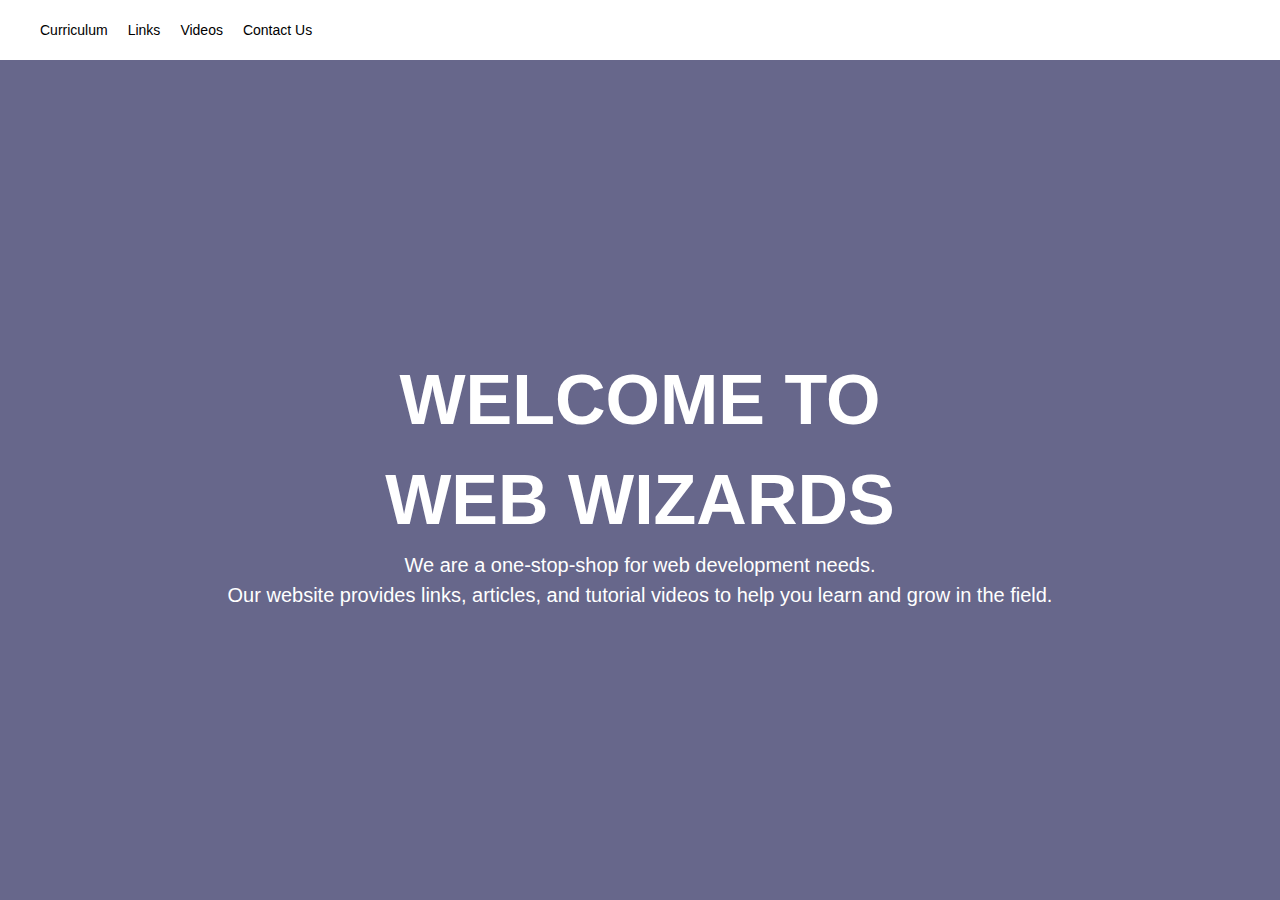
<file: index.html>
<!DOCTYPE html>
<html lang="en">
<head>
    <meta charset="UTF-8">
    <meta name="viewport" content="width=device-width, initial-scale=1.0">
    <title>LEARN WEB DEVELOPMENT - WEB WIZARDS</title>
    <link rel="stylesheet" href="reset.CSS">
    <link rel="stylesheet" href="main.css">
    <link rel="stylesheet" href="index.css">
</head>

<body>
       <header class="header-main">
           
             <nav class="header-main-nav">
                <ul>
                    <li><a href="curriculum.html">Curriculum</a></li>
                    <li><a href="links.html">Links</a></li>
                    <li><a href="Videos.html">Videos</a></li>
                    <li><a href="contactus.html">Contact Us</a></li>
                </ul>
             </nav>
            </div>
        
            <div class="header-main-sm">
                <div class="header-main-sm-fb"></div>
                <div class="header-main-sm-in"></div>
            </div>
            
       </header>
       <main>
        <div class="main-intro">
            <h1>WELCOME TO <br> WEB WIZARDS</h1>
            <p>We are a one-stop-shop for web development needs. <br> Our website provides links, articles, and tutorial videos to help you learn and grow in the field.</p>
            
        </div>
        
       </main>
    
    
      
       </section>
</body>

</html>
</file>
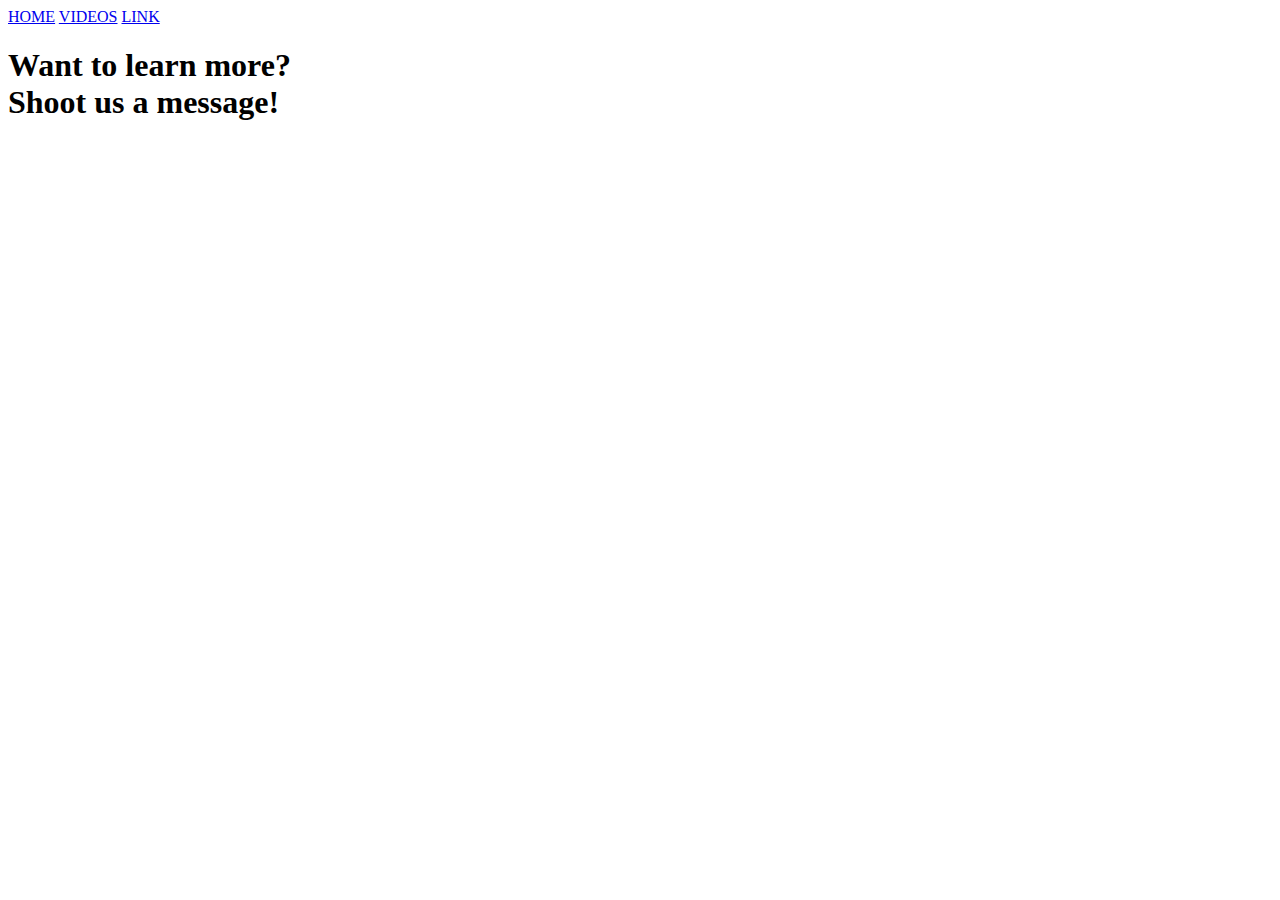
<file: CONTACTUS.html>
<!DOCTYPE html>
<html lang="en">
<head>
    <meta charset="UTF-8">
    <meta http-equiv="X-UA-Compatible" content="IE=edge">
    <meta name="viewport" content="width=device-width, initial-scale=1.0">
    <title>CONTACT US</title>
</head>
<body>
  
    
    <a href="Hackthon-index.html">HOME</a>
    <a href="Videos.html">VIDEOS</a>
    <a href="#">LINK</a>
</body>
<header>

    <h1>Want to learn more? <br> Shoot us a message!</h1>

</header>
<main>

<form action="" method="get"></form>
</main>
</html>
</file>
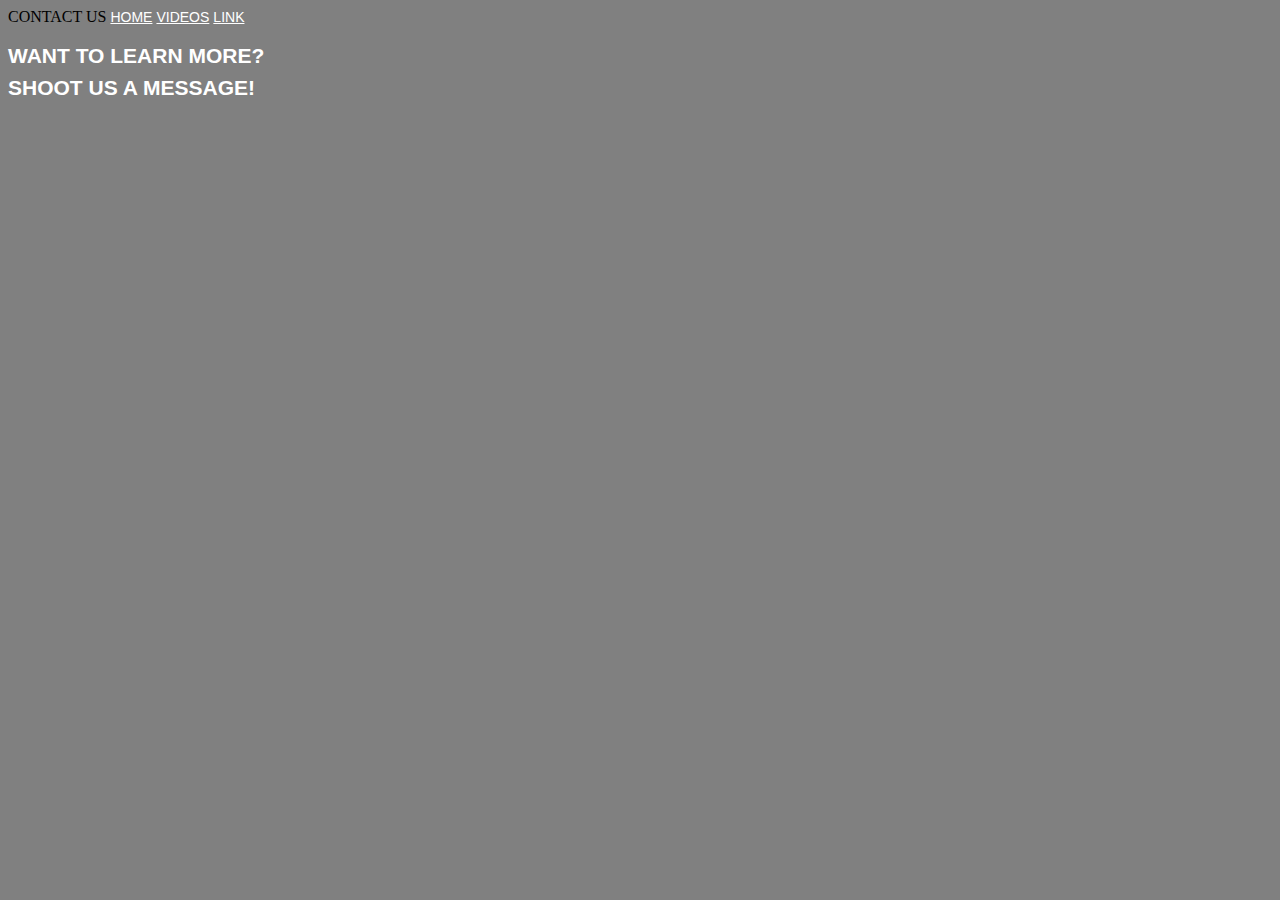
<file: contactus.html>
<!DOCTYPE html>
<html lang="en">
<head>
    <meta charset="UTF-8">
    <meta http-equiv="X-UA-Compatible" content="IE=edge">
    <meta name="viewport" content="width=device-width, initial-scale=1.0">
    <link rel=" stylesheet" href="contactus.css"
    <title>CONTACT US</title>
</head>
<body>
  
    
    <a href="index.html">HOME</a>
    <a href="Videos.html">VIDEOS</a>
    <a href="#">LINK</a>
</body>
<header>

    <h1>Want to learn more? <br> Shoot us a message!</h1>

</header>
<main>

<form action="" method="get"></form>
</main>
</html>
</file>
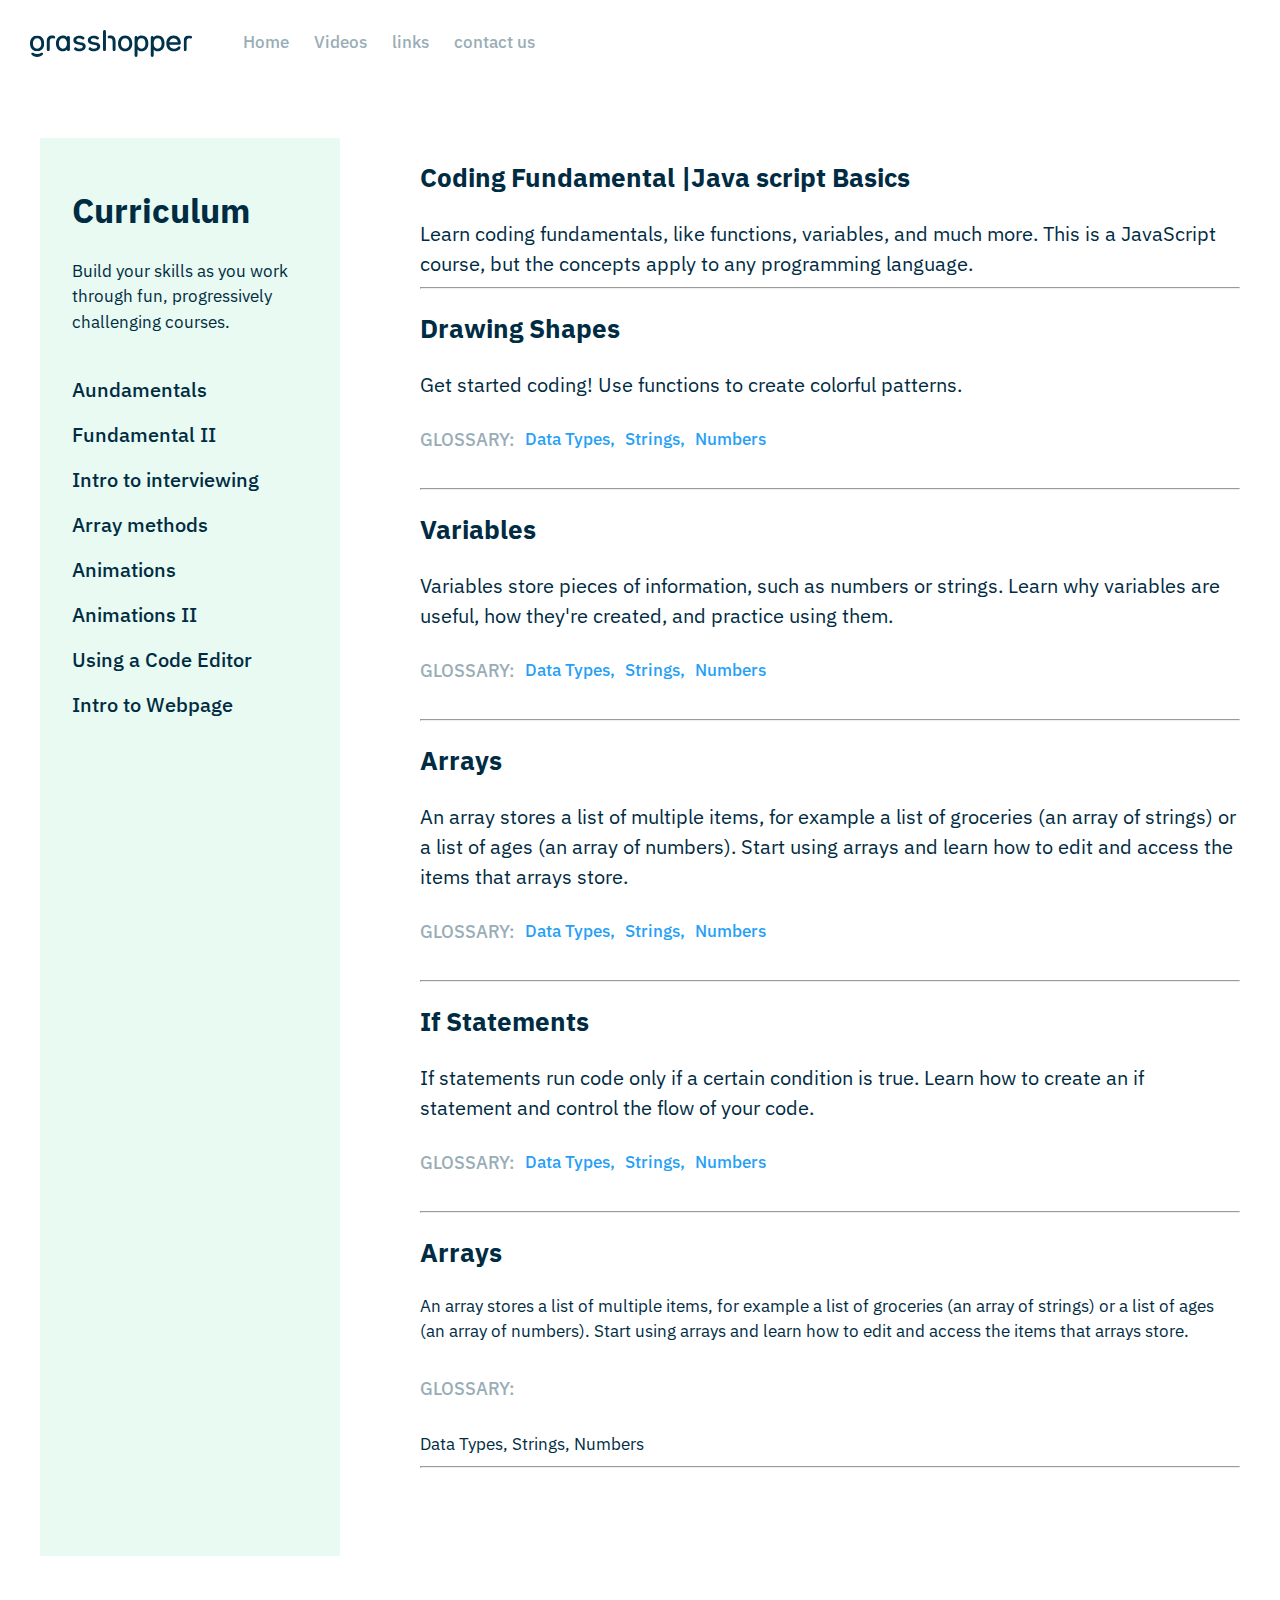
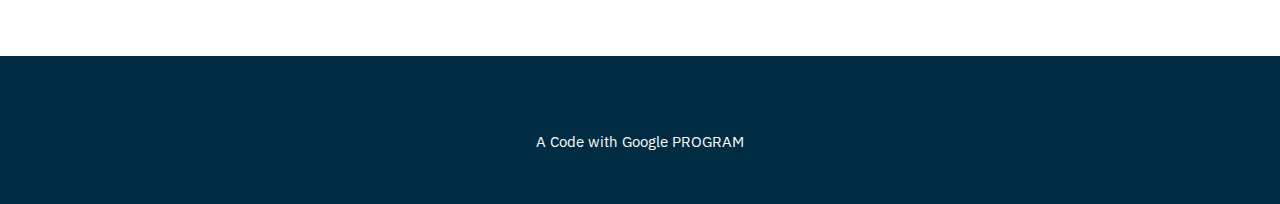
<file: curriculum.html>
<!DOCTYPE html>
<html lang="en">
    <head>
        <meta charset="UTF-8">
        <meta http-equiv="X-UA-Compatible" content="IE=edge">
        <meta name="viewport" content="width=`, initial-scale=1.0">
        <link rel="stylesheet" href="curricstyles.css">
        <link href="https://fonts.googleapis.com/css2?family=IBM+Plex+Sans:ital,wght@0,300;0,400;0,500;0,600;0,700;1,300;1,400;1,500;1,600;1,700&display=swap" rel="stylesheet">
        <title>Document</title>
    </head>
    <body>
        <header class="header">
            <img class="site-logo" src="logo.svg" alt="">
            <nav>
                
                <a href="index.html">Home</a>
                <a href="videos.html">Videos</a>
                <a href="links.html">links</a>
                <a href="contactus.html">contact us</a>
            
            </nav>
          
        </header>
        <div class="wrapper">
            <div class="side-menu">
                <nav>
                    <div class="side-menu-title">
                        <h1>Curriculum</h1>
                        <p>Build your skills as you work through fun, progressively challenging courses.</p>
                    </div>
                    <div class="side-menu-links">
                        <a href="#">Aundamentals</a>
                        <a href="#">Fundamental II</a>
                        <a href="#">Intro to interviewing</a>
                        <a href="#">Array methods</a>
                        <a href="#">Animations</a>
                        <a href="#">Animations II</a>
                        <a href="#">Using a Code Editor</a>
                        <a href="#">Intro to Webpage</a>
                    </div>
                </nav>
            </div>
            <section class="main-section">
                <div class="text-blocks">
                    <H2>Coding Fundamental |Java script Basics</H2>
                    <p>Learn coding fundamentals, like functions, variables, and much more. This is a JavaScript course, but the concepts apply to any programming language.</p>
                    <hr>
                </div>
                <div class="text-blocks">
                    <H2>Drawing Shapes</H2>
                    <p>Get started coding! Use functions to create colorful patterns.</p>
                    <div class="block-links">
                        <h5>GLOSSARY:</h5>
                        <a href="#">Data Types, </a>
                        <a href="#">Strings, </a>
                        <a href="#">Numbers</a>
                    </div>
                    <hr>
                </div>
                <div class="text-blocks">
                    <H2>Variables</H2>
                    <p>Variables store pieces of information, such as numbers or strings. Learn why variables are useful, how they're created, and practice using them.</p>
                    <div class="block-links">
                        <h5>GLOSSARY:</h5>
                        <a href="#">Data Types, </a>
                        <a href="#">Strings, </a>
                        <a href="#">Numbers</a>
                    </div>
                    <hr>
                </div>
                <div class="text-blocks">
                    <H2>Arrays</H2>
                    <p>An array stores a list of multiple items, for example a list of groceries (an array of strings) or a list of ages (an array of numbers). Start using arrays and learn how to edit and access the items that arrays store.</p>
                    <div class="block-links">
                        <h5>GLOSSARY:</h5>
                        <a href="#">Data Types, </a>
                        <a href="#">Strings, </a>
                        <a href="#">Numbers</a>
                    </div>
                    <hr>
                </div>
                <div class="text-blocks">
                    <H2>If Statements</H2>
                    <p>If statements run code only if a certain condition is true. Learn how to create an if statement and control the flow of your code.</p>
                    <div class="block-links">
                        <h5>GLOSSARY:</h5>
                        <a href="#">Data Types, </a>
                        <a href="#">Strings, </a>
                        <a href="#">Numbers</a>
                    </div>
                    <hr>
                </div>
                <div>
                    <H2>Arrays</H2>
                    <p>An array stores a list of multiple items, for example a list of groceries (an array of strings) or a list of ages (an array of numbers). Start using arrays and learn how to edit and access the items that arrays store.</p>
                    <div class="block-links">
                        <h5>GLOSSARY:</h5>
                        <a href="#">Data Types, </a>
                        <a href="#">Strings, </a>
                        <a href="#">Numbers</a>
                    </div>
                    <hr>
                </div>
            </section>
        </div>
        <footer>
            <nav>
                         </nav>
            <div class="copyrights">
                <a href="">A Code with Google PROGRAM</a>
            </div>
        </footer>
    </body>
</html>
</file>
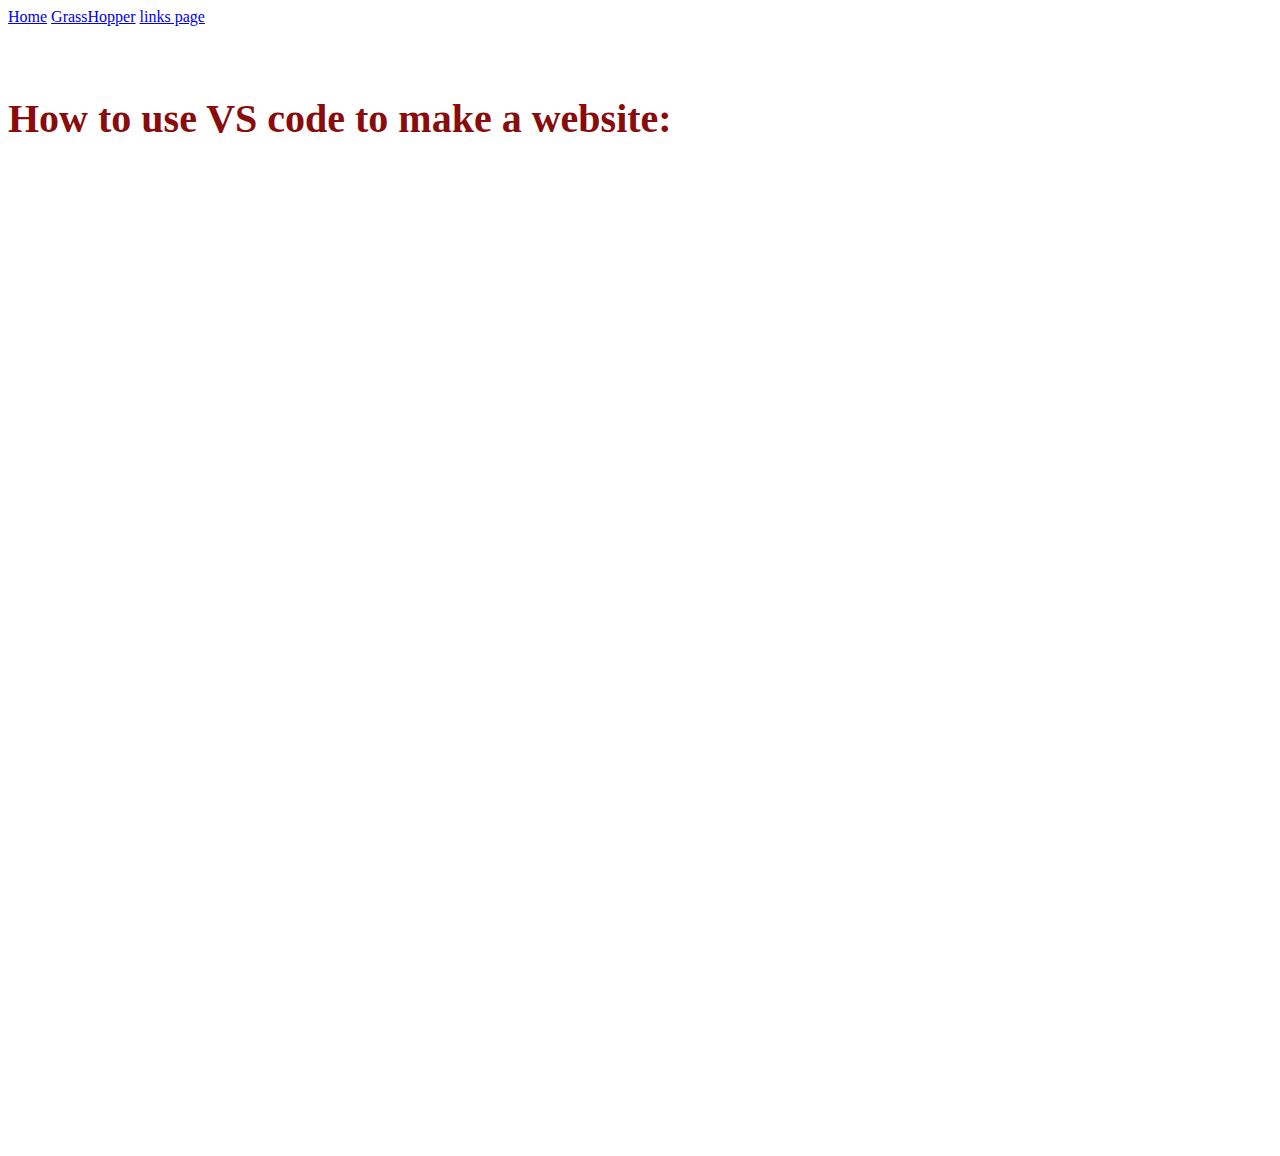
<file: videos.html>
<!DOCTYPE html>
<html lang="en">
<head>
    <meta charset="UTF-8">
    <meta http-equiv="X-UA-Compatible" content="IE=edge">
        <meta name="viewport" content="width=device-width, initial-scale=1.0">
      <link rel=" stylesheet" href="videos.css">
    <title>videos</title>
</head>
<body>
  <nav ><a href="index.html">Home</a>
     <a href="curriculum.html">GrassHopper</a>
      
      <a href="links.html">links page</a>
    
  </nav>

  <br><br>

  <h2>  How to use VS code to make a website:</h2>
    
         
       <table >
        <thead>
       <tr>
         <th><iframe width="560" height="315" src="https://www.youtube.com/embed/ndEFbDOsM6c" title="YouTube video player" frameborder="0" allow="accelerometer; autoplay; clipboard-write; encrypted-media; gyroscope; picture-in-picture; web-share" allowfullscreen></iframe></th>
        <th><iframe width="560" height="315" src="https://www.youtube.com/embed/Bd9p3XxmrfE?start=11" title="YouTube video player" frameborder="0" allow="accelerometer; autoplay; clipboard-write; encrypted-media; gyroscope; picture-in-picture; web-share" allowfullscreen></iframe></th>
       </tr>
        </thead>
      <tbody>
        <tr>
        <td><iframe width="560" height="315" src="https://www.youtube.com/embed/ewZ_YWbIWXI" title="YouTube video player" frameborder="0" allow="accelerometer; autoplay; clipboard-write; encrypted-media; gyroscope; picture-in-picture; web-share" allowfullscreen></iframe></td>
      <td><iframe width="560" height="315" src="https://www.youtube.com/embed/PlxWf493en4" title="YouTube video player" frameborder="0" allow="accelerometer; autoplay; clipboard-write; encrypted-media; gyroscope; picture-in-picture; web-share" allowfullscreen></iframe></td>
       </tr>
       <tr>
       </tr>
       <td><iframe width="560" height="315" src="https://www.youtube.com/embed/M5JJxdrCvJQ" title="YouTube video player" frameborder="0" allow="accelerometer; autoplay; clipboard-write; encrypted-media; gyroscope; picture-in-picture; web-share" allowfullscreen></iframe></td>
      </tr>
       </tbody>
       <tfoot>
         </tfoot>
       </table>
       
       
    
</body>
</html>
</file>
<file: main.css>
:root {

    --site-color-01: rgb(99, 87, 87) ;
    --site-color-01-hover: rgb(255, 0, 255) ;
}

body {
    background-color: grey;
}

h1 {

    font-size: 21px;
    line-height: 32px;
    color: white;
    font-family: Arial, Helvetica, sans-serif;
    font-weight: 600;
    text-transform: uppercase;
}
h2 {

    font-size: 21px;
    line-height: 32px;
    color: white;
    font-family: Arial, Helvetica, sans-serif;
    font-weight: 600;
    text-transform: uppercase;
}
h3 {

    font-size: 21px;
    line-height: 32px;
    color: white;
    font-family: Arial, Helvetica, sans-serif;
    font-weight: 600;
    text-transform: uppercase;
}

p {
    font-size: 14px;
    line-height: 18px;
    color: white;
    font-family: Arial, Helvetica, sans-serif;
}
   



a {
    font-size: 14px;
    line-height: 18px;
    color: white;
    font-family: Arial, Helvetica, sans-serif;
    cursor: pointer;
}

.header-main{
    width: 100%;
    height: 60px;
    background-color: #fff;
    display: flex;
    justify-content: space-between;
}

.header-main-logo {
        width: fit-content;
        height: 100%;
       
        padding-left: 60px;
        display: flex;
        
}

.header-main-logo img {
    height: 30px;
    align-self: center;
}

.header-main-nav {
    width: fit-content;
    height: 100%;


}

.header-main-nav ul{
list-style: none;
margin-left: 30px;

}
.header-main-nav ul li {
display: inline;
float: left;

    
}
.header-main-nav ul li a{
padding: 0 10px;
font-family: Arial, Helvetica, sans-serif;
line-height: 60px;
color: black;
display: block;
height: 100%;
    
}


.header-main-nav ul li a:hover{
color: red;
    
}


.header-main-sm {
    width: 120px;
    height: 100%;

    padding-right: 60px;
    display: flex;
    align-items: center;
    column-gap:  10px;


}

.header-main-sm fb {

    width: 20px;
    height: 20px;
    background-image: url(../images/facebook.png);
    background-repeat: no-repeat;
    background-size: cover;
}

.header-main-sm in {

    width: 20px;
    height: 20px;
    background-image: url(../images/instagram-color.png);
    background-repeat: no-repeat;
    background-size: cover;
}
</file>
<file: index.css>
main {

    width: 100%;
    height: calc(100vh - 60px);
    background-color: rgb(103, 103, 139);
    margin-top: 0px;
    
    background-size: 150vh,cover;
    background-repeat: no-repeat;
    background-position-x:bottom left calc(50% + 80px),center;
    display: flex;
    justify-content: center;
    align-items: center;
    z-index: 1;
    column-gap: 220px;
    
  }
  
  main .main-intro h1 {
    text-align: center;
  
    font-size: 70px;
    line-height: 100px;
    margin-bottom: 0px;
   
  }
  
  main p {
    text-align: center;
  
    font-size: 20px;
    line-height: 30px;
  }
  
  main a {
    margin-top: 30px;
    font-size: 18px;
    display: block;
    height: 36px;
    line-height: 36px;
    background-color: var(--site-color-01);
    padding: 10px 20px;
    width: fit-content;
  }
  
  main .main-quotes p {
    border-left: 4px solid var(--site-color-01);
  } 
  main .main-intro {
    
    position: relative;
    right: 0vh;
  }
  
  .idex-about {
    width: 100%;
    padding: 60px 0;
    background-color: blue;
    display: flex;
    align-items: center;
    column-gap: 60px;
  }
  
  .index-about-img img {
    width: 300px;
    float: left;
    border-radius: 20px;
    
  
  }
  
  .index-about-text {
    flex-basis: 455px;
  
  }
</file>
<file: contactus.css>
:root {

    --site-color-01: rgb(99, 87, 87) ;
    --site-color-01-hover: rgb(255, 0, 255) ;
}

body {
    background-color: grey;
}

h1 {

    font-size: 21px;
    line-height: 32px;
    color: white;
    font-family: Arial, Helvetica, sans-serif;
    font-weight: 600;
    text-transform: uppercase;
}
h2 {

    font-size: 21px;
    line-height: 32px;
    color: white;
    font-family: Arial, Helvetica, sans-serif;
    font-weight: 600;
    text-transform: uppercase;
}
h3 {

    font-size: 21px;
    line-height: 32px;
    color: white;
    font-family: Arial, Helvetica, sans-serif;
    font-weight: 600;
    text-transform: uppercase;
}

p {
    font-size: 14px;
    line-height: 18px;
    color: white;
    font-family: Arial, Helvetica, sans-serif;
}
   



a {
    font-size: 14px;
    line-height: 18px;
    color: white;
    font-family: Arial, Helvetica, sans-serif;
    cursor: pointer;
}

.header-main{
    width: 100%;
    height: 60px;
    background-color: #fff;
    display: flex;
    justify-content: space-between;
}

.header-main-logo {
        width: fit-content;
        height: 100%;
       
        padding-left: 60px;
        display: flex;
        
}

.header-main-logo img {
    height: 30px;
    align-self: center;
}

.header-main-nav {
    width: fit-content;
    height: 100%;


}

.header-main-nav ul{
list-style: none;
margin-left: 30px;

}
.header-main-nav ul li {
display: inline;
float: left;

    
}
.header-main-nav ul li a{
padding: 0 10px;
font-family: Arial, Helvetica, sans-serif;
line-height: 60px;
color: black;
display: block;
height: 100%;
    
}


.header-main-nav ul li a:hover{
color: red;
    
}


.header-main-sm {
    width: 120px;
    height: 100%;

    padding-right: 60px;
    display: flex;
    align-items: center;
    column-gap:  10px;


}

.header-main-sm fb {

    width: 20px;
    height: 20px;
    background-image: url(../images/facebook.png);
    background-repeat: no-repeat;
    background-size: cover;
}

.header-main-sm in {

    width: 20px;
    height: 20px;
    background-image: url(../images/instagram-color.png);
    background-repeat: no-repeat;
    background-size: cover;
}
</file>
<file: curricstyles.css>
/* Global Stuff */
html {
    font-size: 62.5%;
    line-height: 1.5;
    scroll-behavior: smooth;
    box-sizing: border-box;
    overflow-x: hidden!important;
}
*, *:before, *:after {
    box-sizing: inherit;
}
body {
    color: #002C43;
    background-color: white;
    font-family: 'IBM Plex Sans', sans-serif;
    width: 100%!important;
    font-size: 1.7rem;
    overflow-x: hidden!important;
    height: 100%!important;
    margin: 0;
}
body.noscroll {
    overflow: auto!important;
    position: fixed;
}
p {
    font-size: 1.7rem;
    margin: 0;
    color: #002c43;
}
a {
    text-decoration: none;
    pointer-events: all;
    color: #002c43;
}
h5 {
    font-size: 18px;
    color:#99ADB7 ;
    font-weight: 500;
}


/* Curriculum Page Css
*/
.site-logo {
    margin-right: 50px;

}
.header {
    display: flex;
    padding: 30px;
}
.header nav {
    display: flex;
    gap: 25px;
}
.header nav a {
    color:#99ADB7 ;
    font-weight: 500;
}
.sign-in {
    position: fixed;
    right: 50px;
}
.sign-in a {
    color:#99ADB7 ;
}

.side-menu .side-menu-links {
    display: flex;
    flex-direction: column;
    gap: 15px;
    font-size: 20px;
    font-weight: 500;
    margin-top: 40px;
}

.wrapper {
    max-width: 1200px;
    margin-right: auto;
    margin-left: auto;
    display: flex;
    margin-top: 50px;
    margin-bottom: 100px;
}
.side-menu {
    max-width: 300px;
    background-color: #e8faf1;
    padding: 24px 32px;
}
.main-section {
    max-width: 900px;
    margin-left: 80px;
    margin-bottom: 80px;
}

.text-blocks p {
    font-size: 20px;
}

.text-blocks .block-links {
    display: flex;
    gap: 10px;
    align-items: center;
    max-height: 30px;
    padding: 40px 0;
}
.text-blocks .block-links a {
    color: #25A0F5;
    font-weight: 500;
}
footer {
    width: 100%;
    margin-right: auto;
    margin-left: auto;
    padding: 50px 0;
    background-color: #002C43;
}
footer nav {
    display: flex;
    justify-content: space-around;
    max-width: 1200px;
    margin-right: auto;
    margin-left: auto;
}
footer nav ul {
    display: flex;
    flex-direction: column;
    gap: 15px;
}
footer nav ul li a {
    color: white;
}
.copyrights a {
    color: white;
    display: flex;
    justify-content: center;
    font-size: 15px;
    padding: 25px 0 0 0;
}


















/* Old CSS *//*
body {
    height: 125vh;
    margin-top: 80px;
    padding: 30px;
    background-size: cover;
    font-family: sans-serif;
    }
    header {
    position: fixed;
    left: 0;
    right: 0;
    top: 25px;
    height: 30px;
    display: flex;
    align-items: center;
    }
    header * {
    display: inline;
    }
    header li {
    margin: 20px;
    }
    header li a {
    color: rgb(190, 188, 188);
    text-decoration: none;
    }
.container{
        border: 3px solid lightgray;
        display: flex;
        flex-direction: row;
        align-content: space-between ;
        text-justify: newspaper;
        text-align: justify;
        font-size: small;
        font-display: Impact;
        text-indent: 20px;
}
.container1{
    border: 3px solid lightgray;
    display: flex;
    align-content: space-between ;
    text-justify: newspaper;
    text-align: justify;
    font-size: small;
    font-display: Impact;
    text-indent: 20px;
    justify-content: space-between;
}
.box1{
    width: 90rem;
    height: 20rem;
    background-color: darkblue;
    flex-direction: row;
    box-sizing: inherit;
}
.body{
    display: block;
}
.box{
    width: 20rem;
    height: 50rem;
    background: #d5f4ebeb;
    margin-top: 9rem;
    margin-left: 5rem;
}
.list{
    list-style: none;
}
*/
</file>
<file: videos.css>
.header nav a {
    color:#99ADB7 ;
    font-weight: 500;}

h2 {
    color: rgb(137, 11, 11);
    font-size: 40px;
}
</file>
